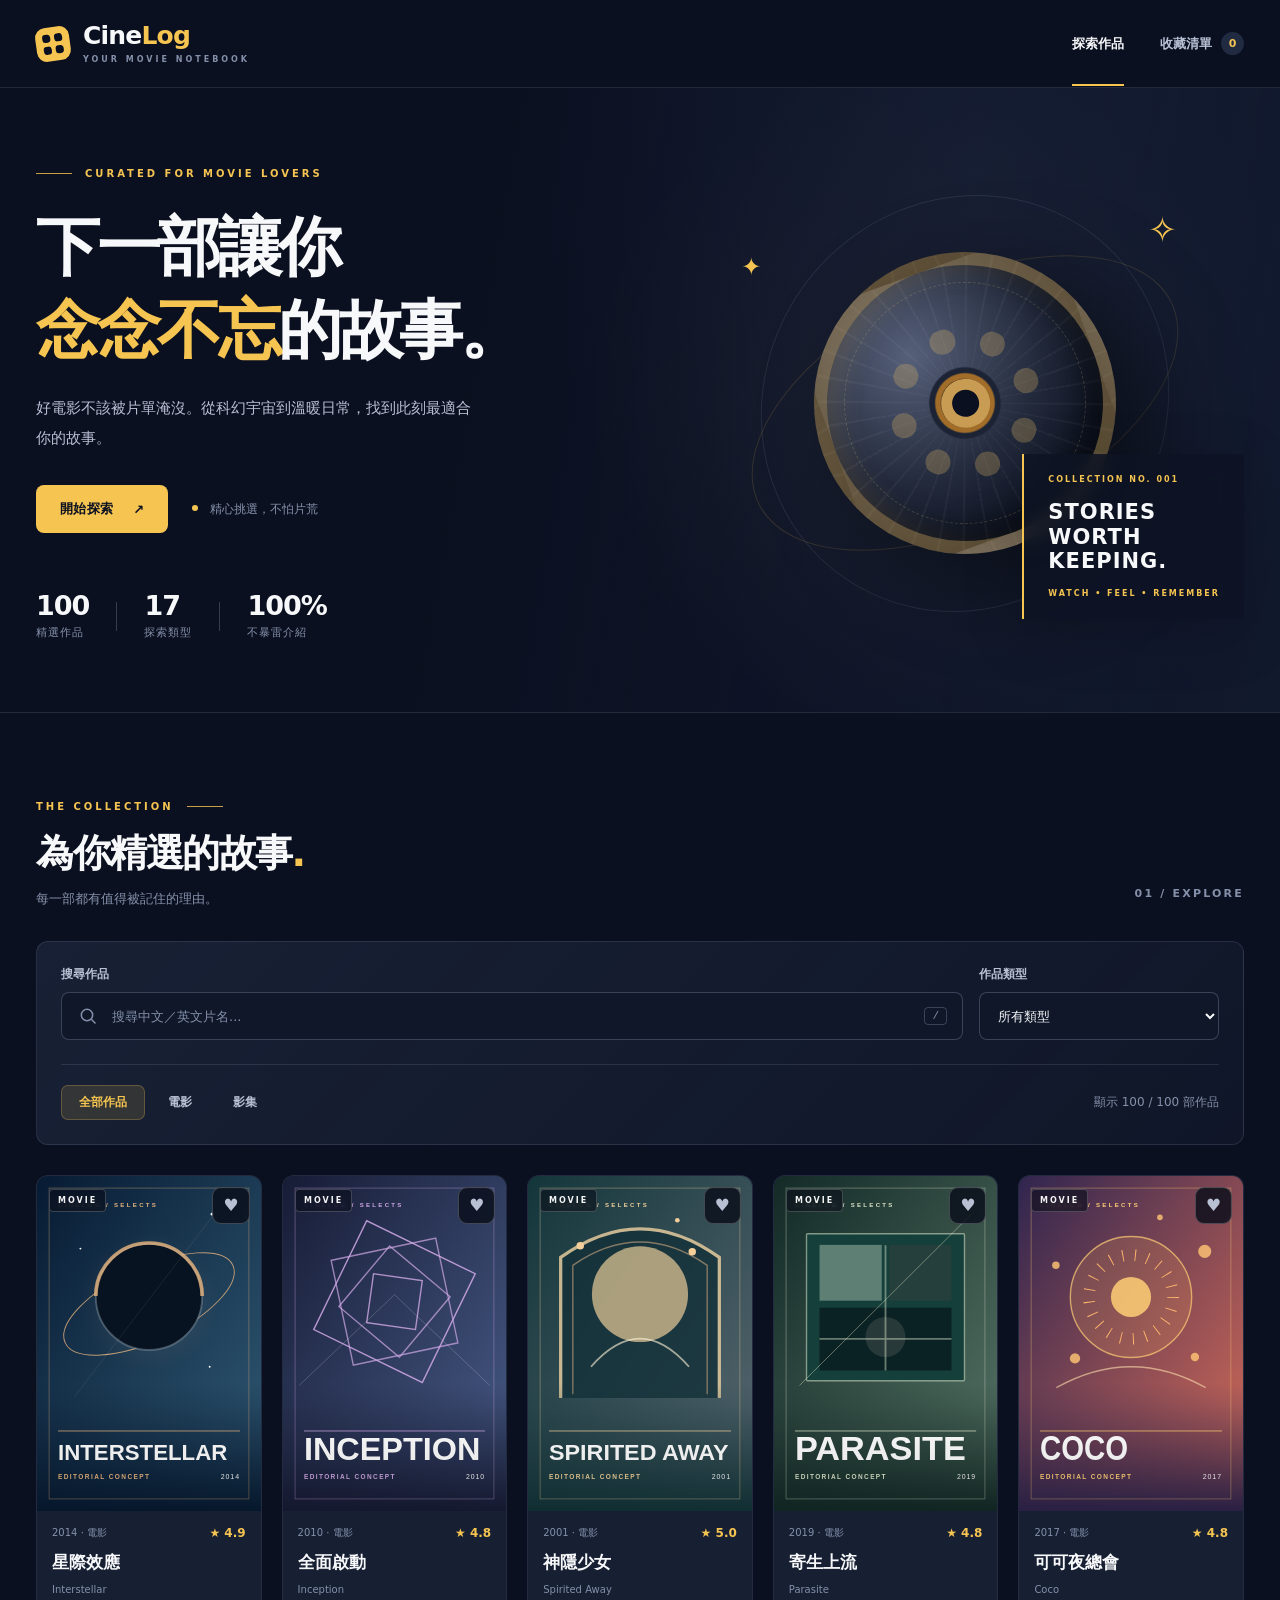
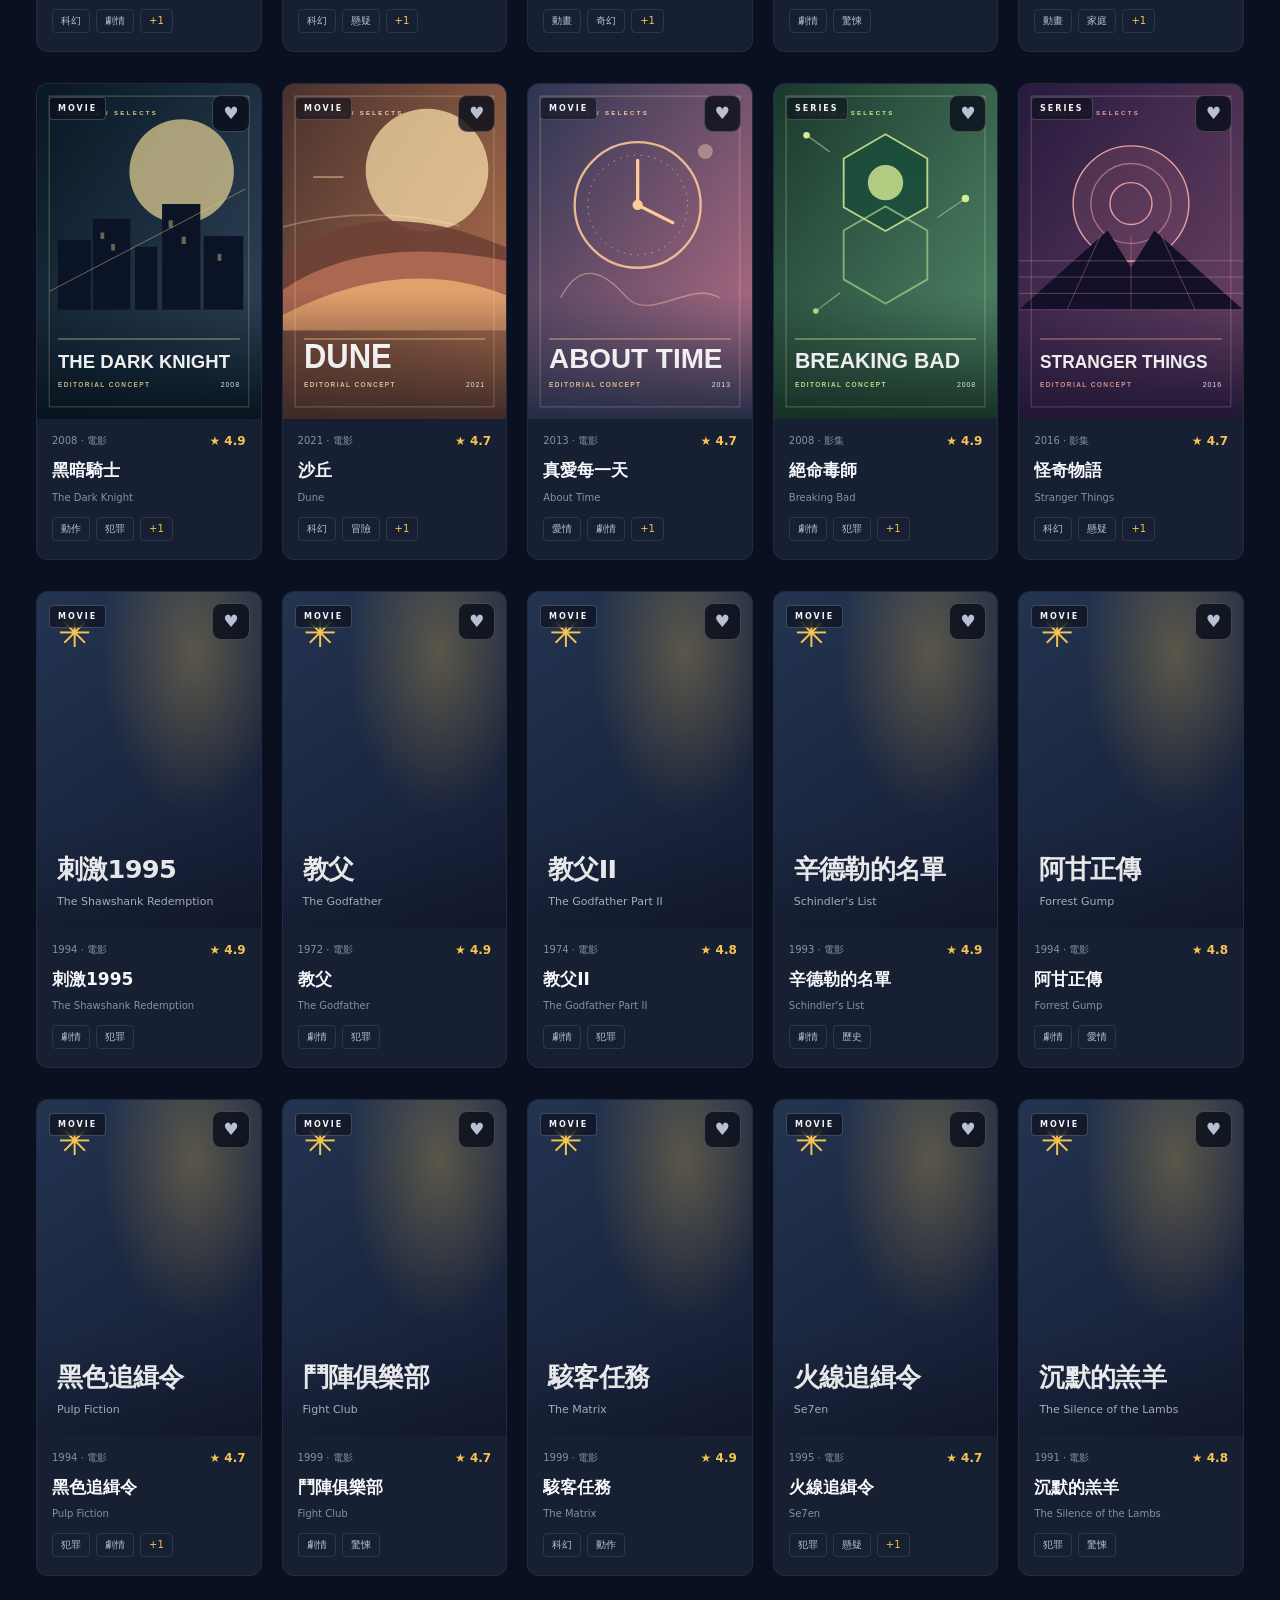
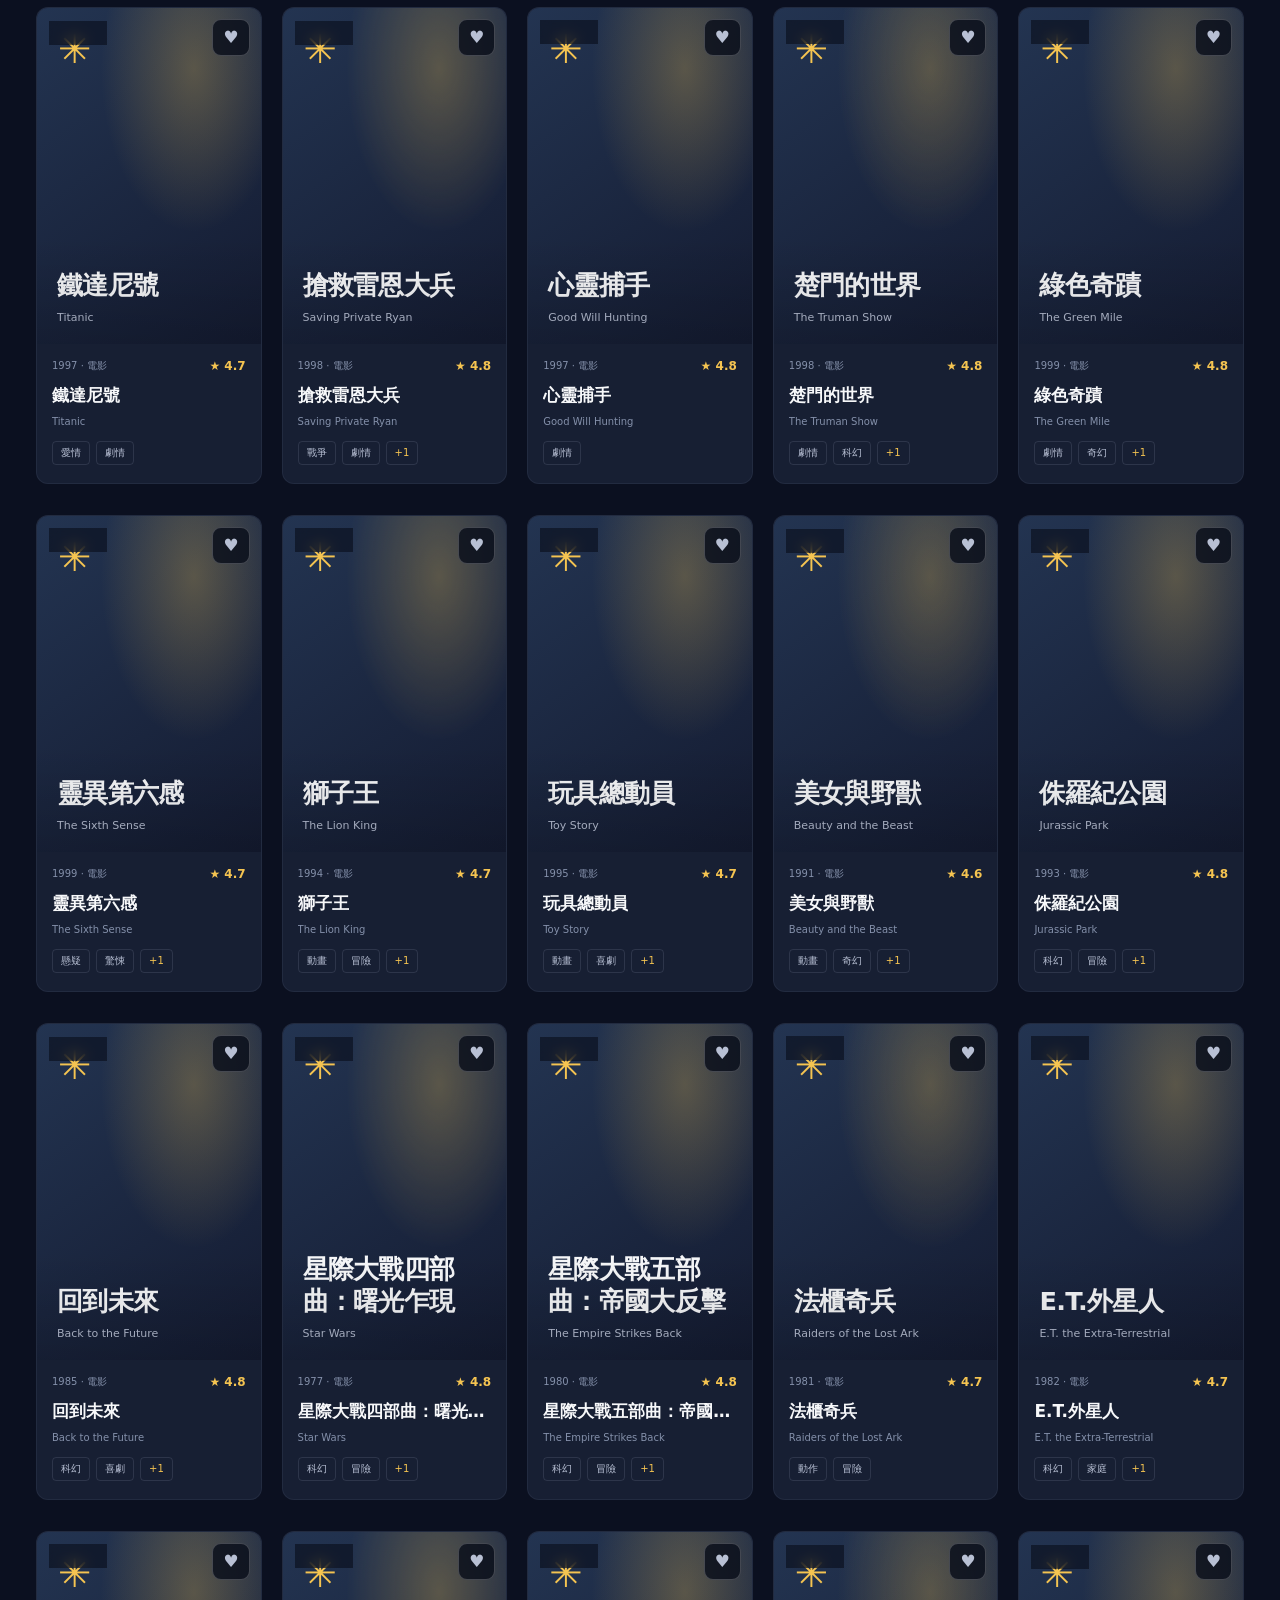
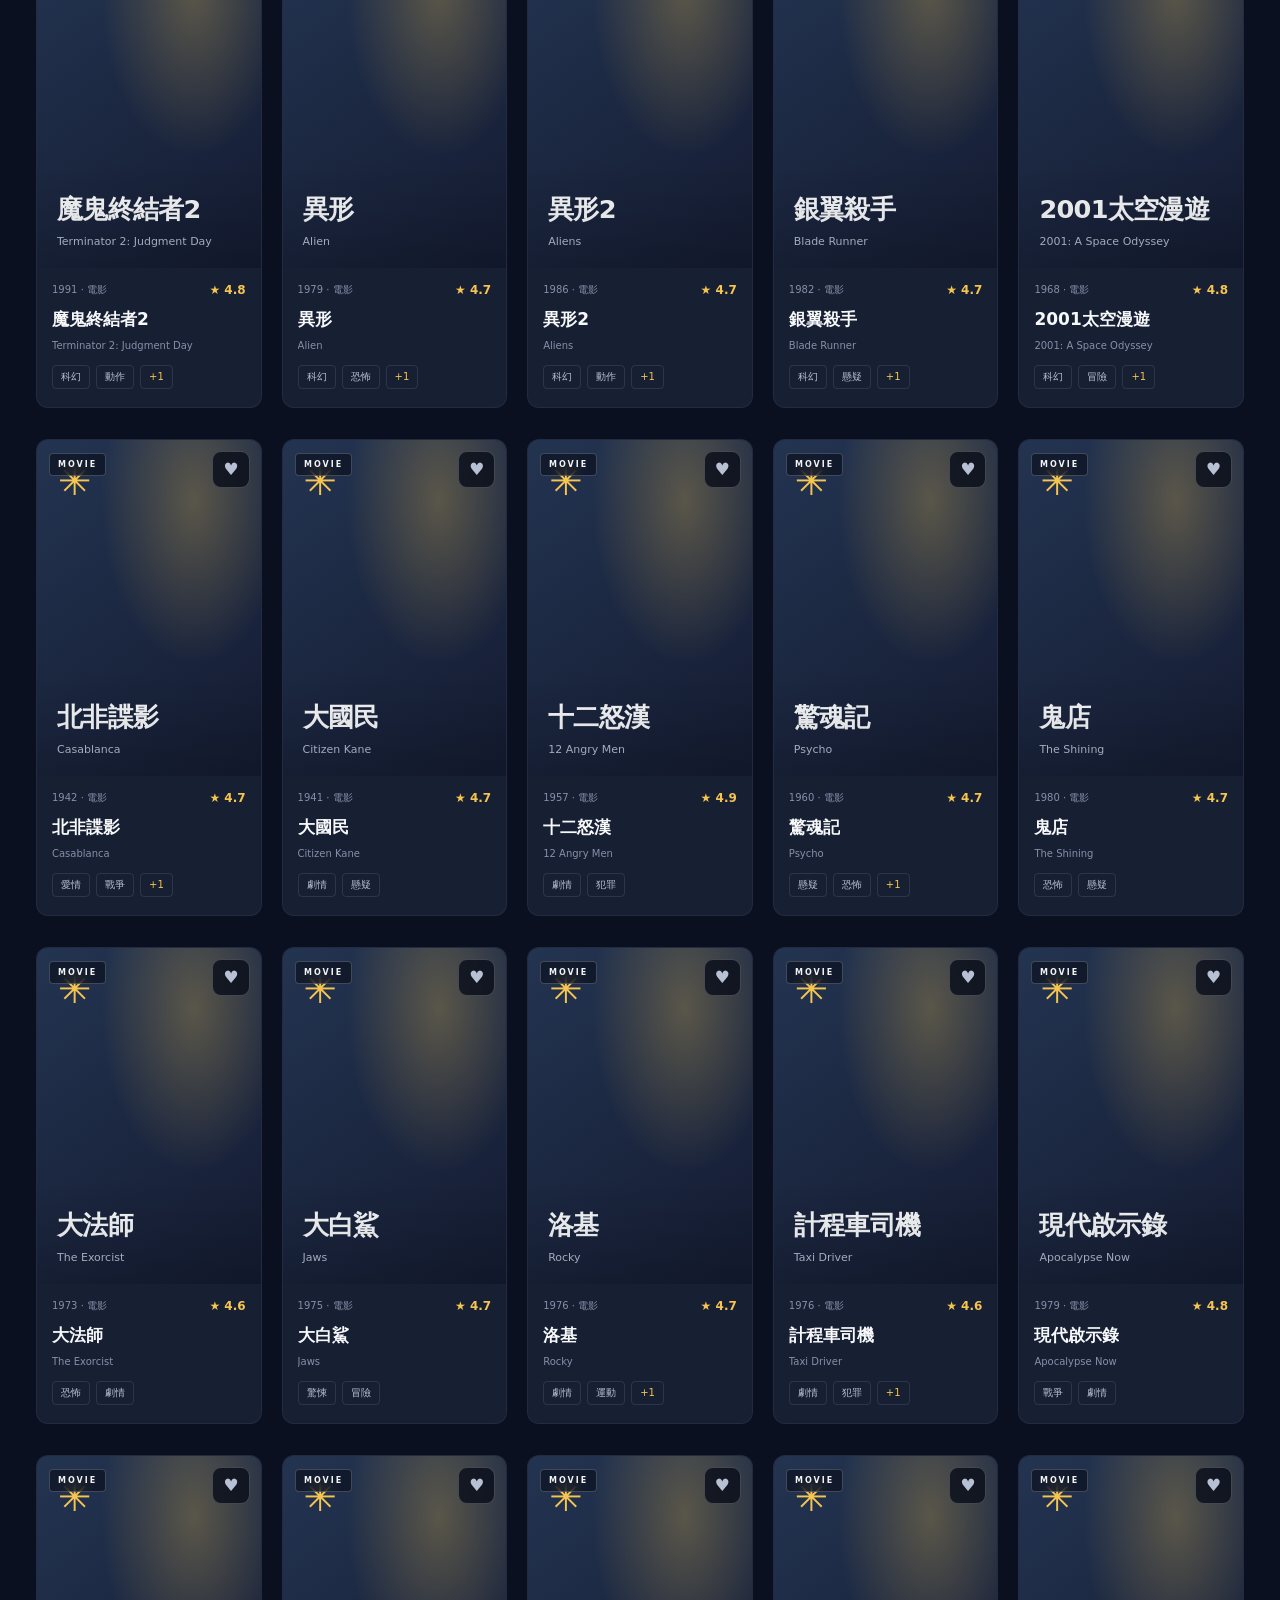
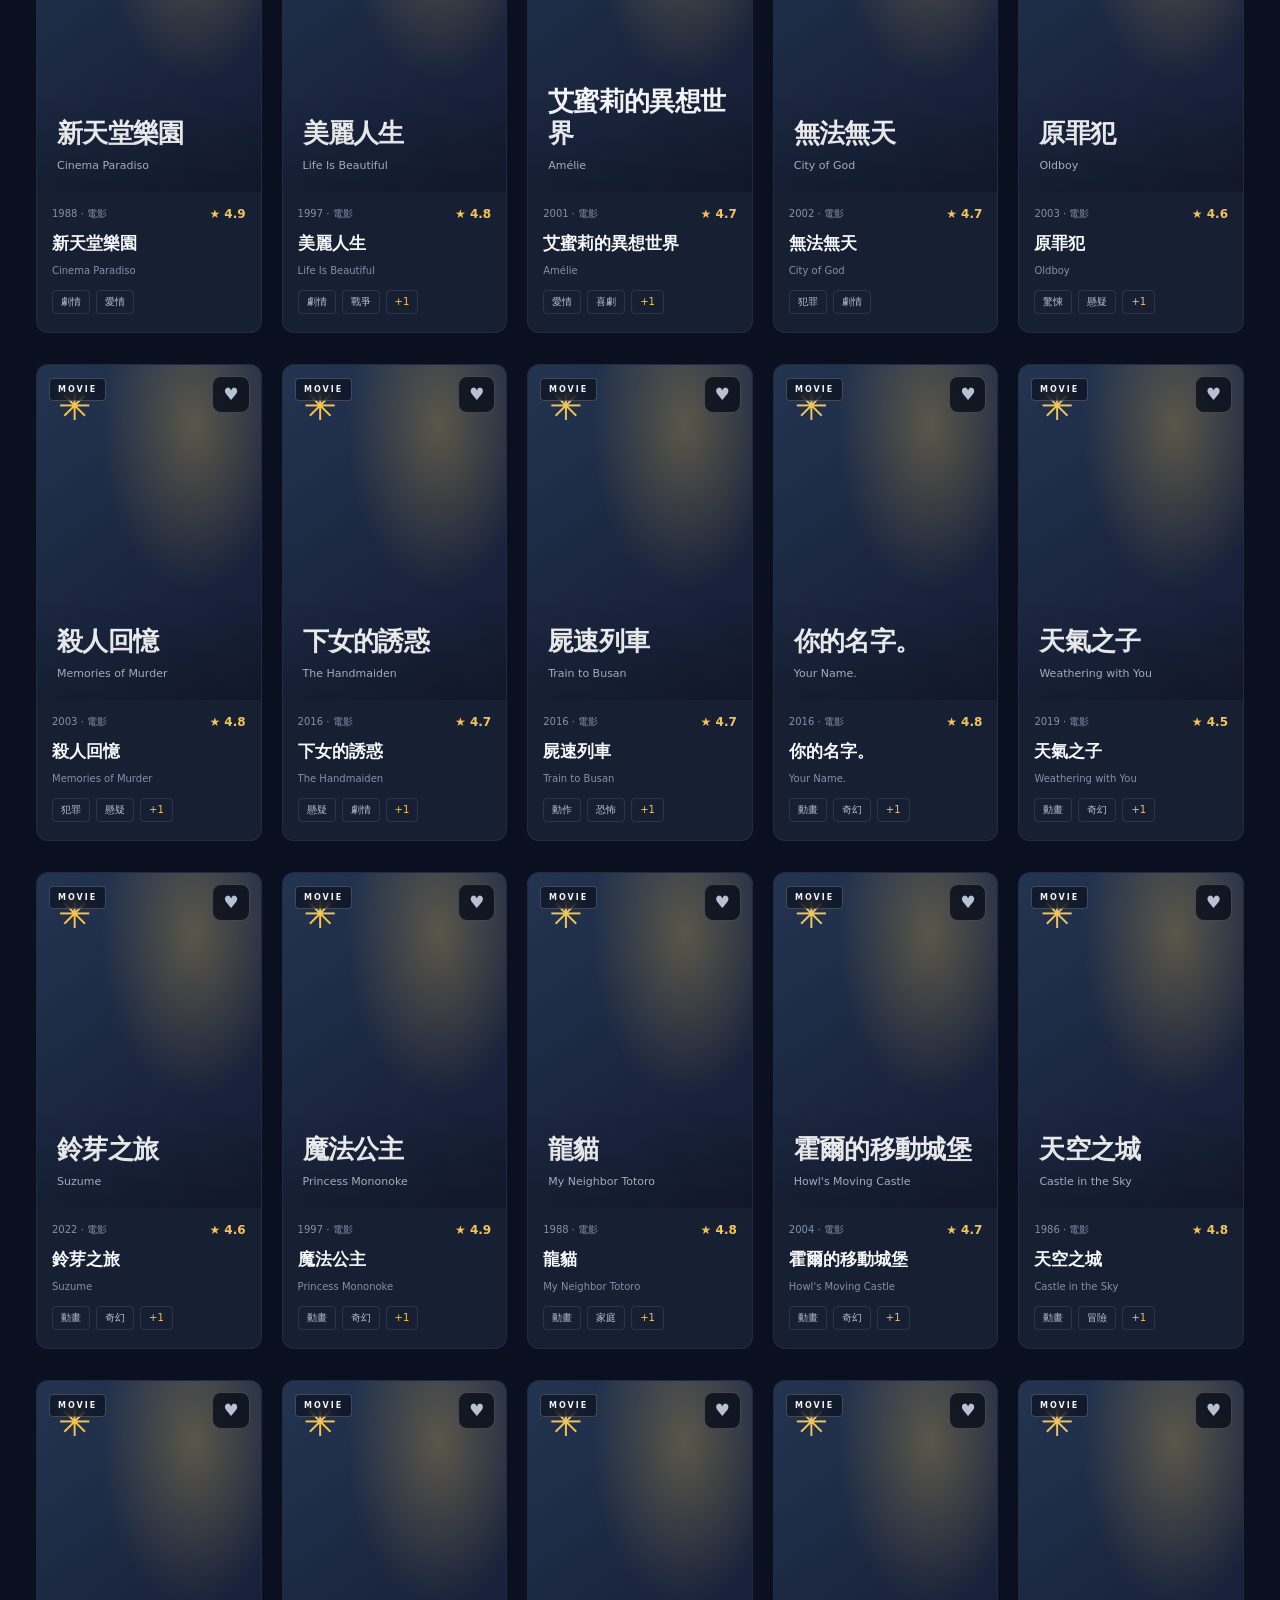
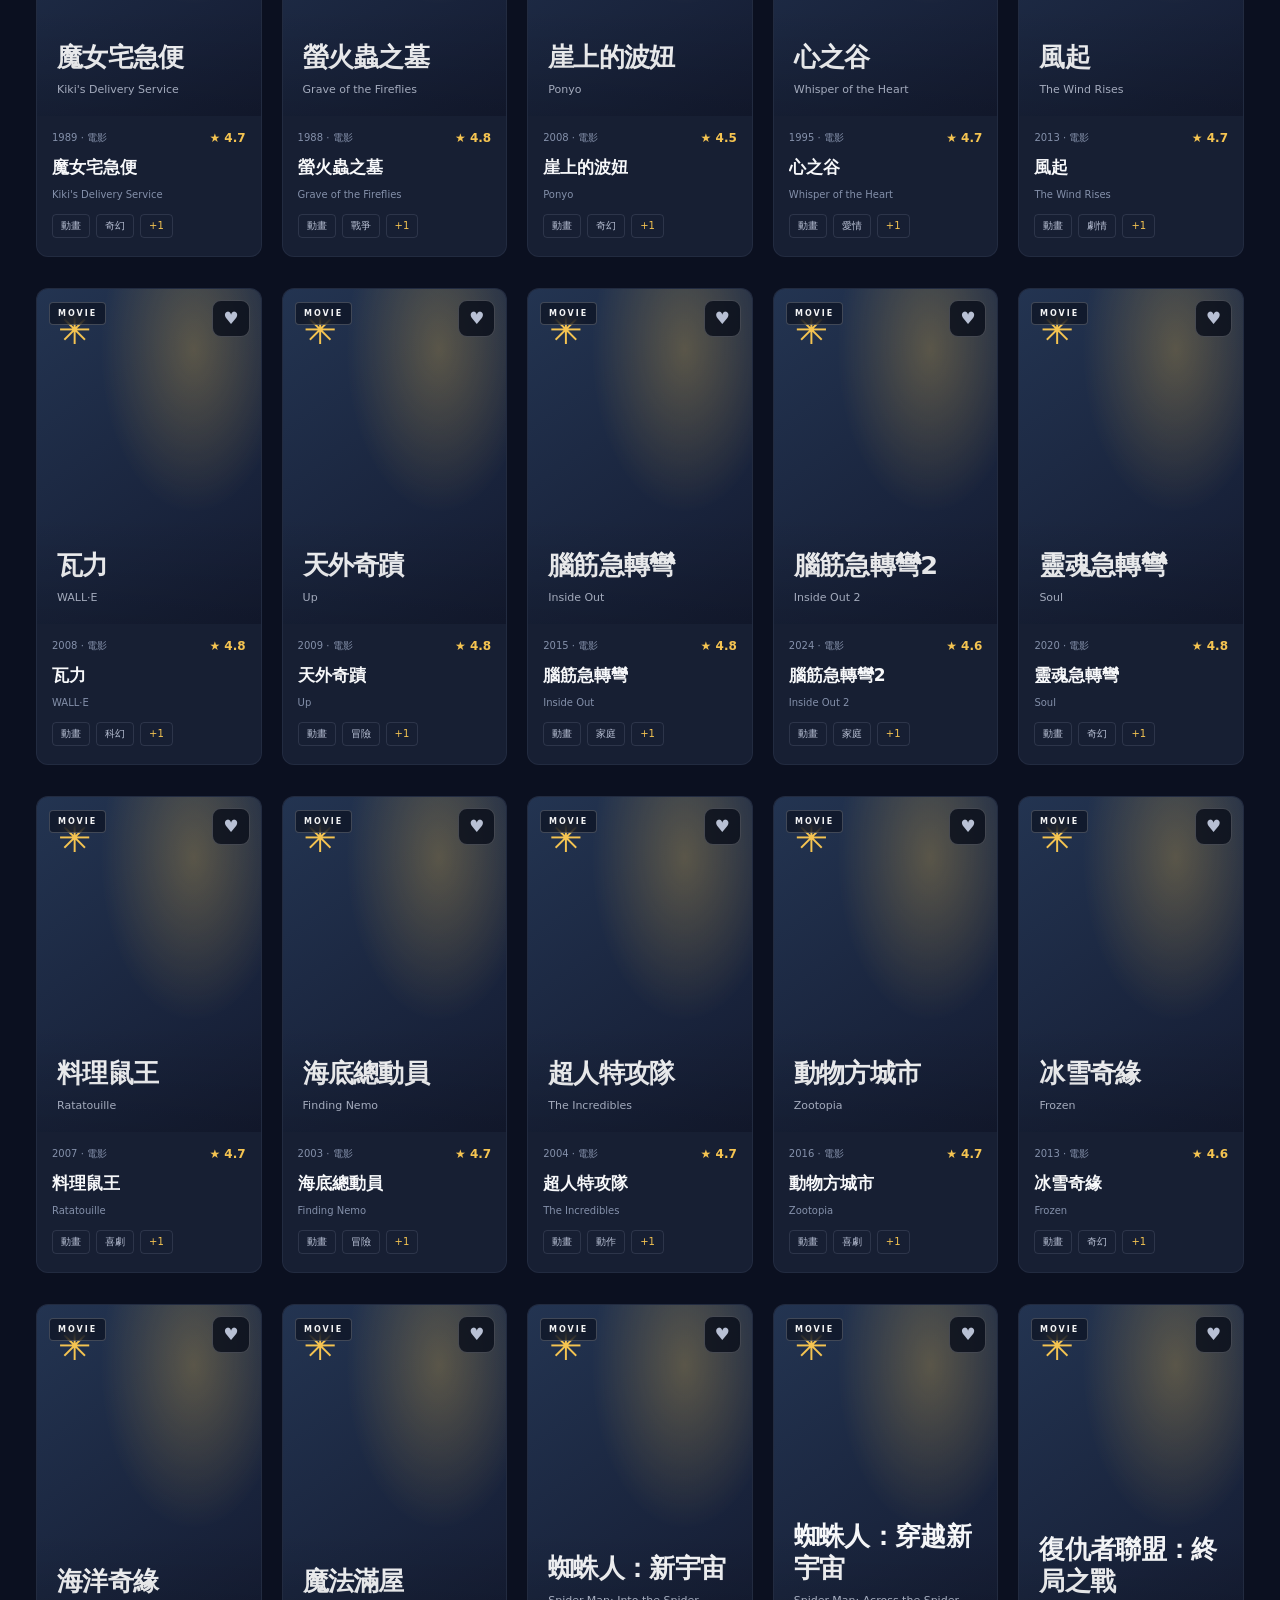
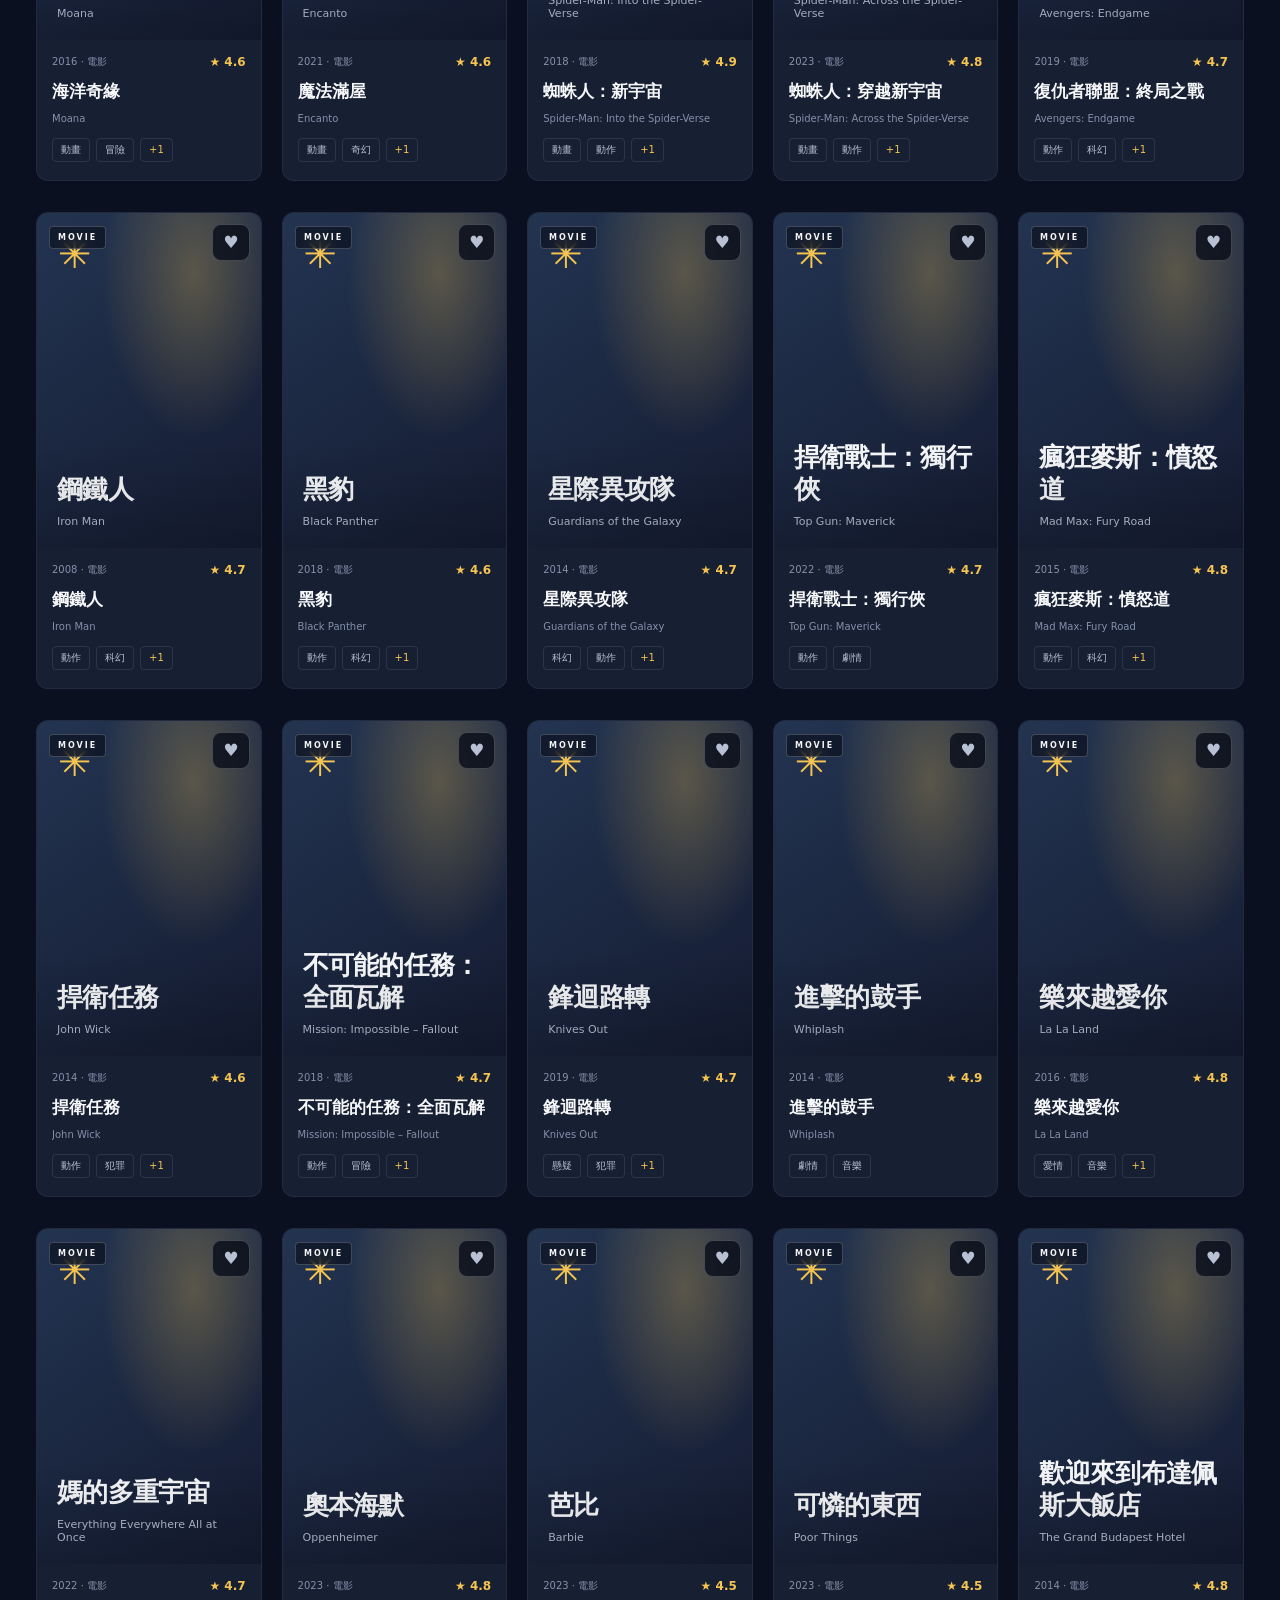
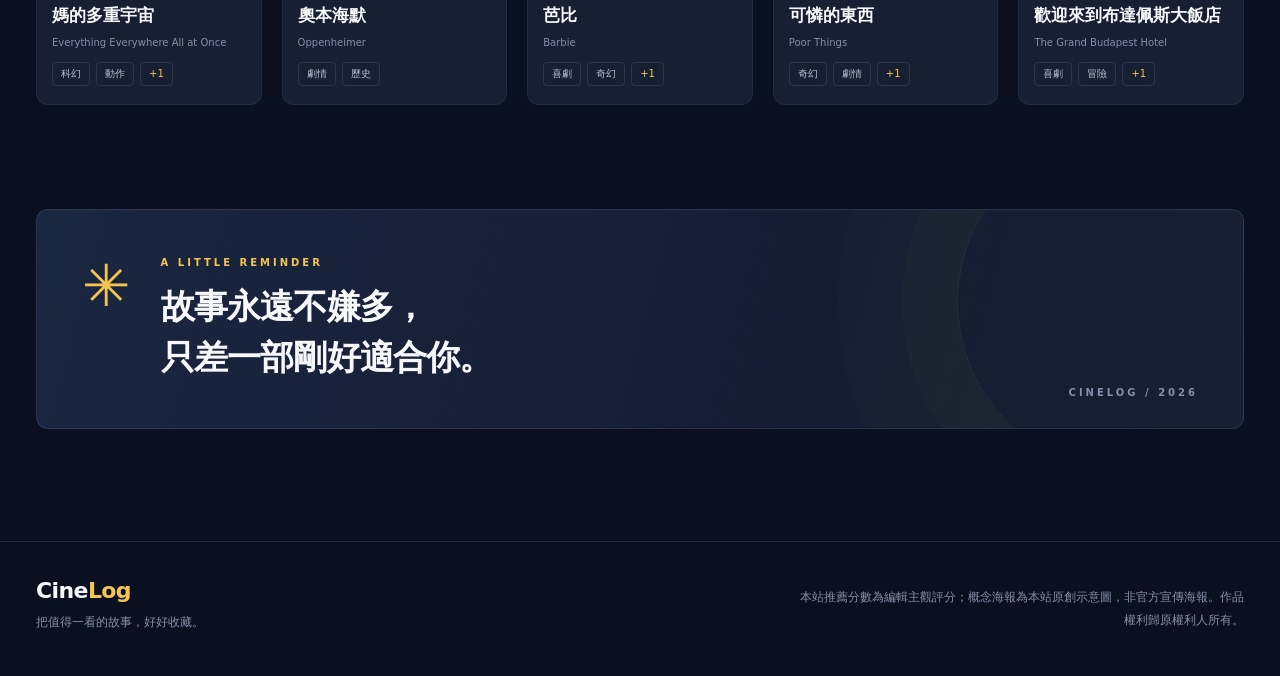
<file: index.html>
<!doctype html>
<html lang="zh-Hant">
  <head>
    <meta charset="UTF-8" />
    <meta name="viewport" content="width=device-width, initial-scale=1" />
    <meta name="theme-color" content="#0B1020" />
    <meta name="description" content="CineLog 為你精選電影與影集。依片名搜尋、依類型探索，收藏下一部想看的作品。" />
    <title>CineLog｜發現你的下一部好電影</title>
    <link rel="icon" type="image/svg+xml" href="./assets/favicon.svg" />
    <link rel="stylesheet" href="./css/style.css" />
    <script defer src="./js/startup.js"></script>
    <script type="module" src="./js/app.js"></script>
  </head>
  <body>
    <a class="skip-link" href="#main-content">跳到主要內容</a>
    <header class="site-header">
      <div class="site-container header-inner">
        <a class="brand" href="./index.html" aria-label="CineLog 首頁">
          <span class="brand-mark" aria-hidden="true"><span></span><span></span><span></span><span></span></span>
          <span>Cine<span class="brand-accent">Log</span><small>YOUR MOVIE NOTEBOOK</small></span>
        </a>
        <nav class="site-nav" aria-label="主要導覽">
          <a id="nav-explore" class="nav-link is-current" href="./index.html" aria-current="page">探索作品</a>
          <a id="nav-favorites" class="nav-link nav-favorites" href="./index.html#favorites">收藏清單 <span id="favorite-count" class="count-badge" aria-label="收藏數量">0</span></a>
        </nav>
      </div>
    </header>

    <main id="main-content">
      <section class="hero" aria-labelledby="hero-heading">
        <div class="site-container hero-inner">
          <div class="hero-copy">
            <p class="eyebrow"><span class="eyebrow-line"></span> CURATED FOR MOVIE LOVERS</p>
            <h1 id="hero-heading">下一部讓你<br /><em>念念不忘</em>的故事。</h1>
            <p class="hero-description">好電影不該被片單淹沒。從科幻宇宙到溫暖日常，找到此刻最適合你的故事。</p>
            <div class="hero-actions">
              <a class="button button-primary" href="#discover">開始探索 <span aria-hidden="true">↗</span></a>
              <span class="hero-hint"><span class="hint-dot"></span> 精心挑選，不怕片荒</span>
            </div>
            <div class="hero-stats" aria-label="網站作品資訊">
              <div><strong id="total-works">—</strong><span>精選作品</span></div>
              <span class="stat-divider" aria-hidden="true"></span>
              <div><strong id="total-genres">—</strong><span>探索類型</span></div>
              <span class="stat-divider" aria-hidden="true"></span>
              <div><strong>100%</strong><span>不暴雷介紹</span></div>
            </div>
          </div>
          <div class="hero-art" aria-hidden="true">
            <div class="hero-orbit hero-orbit-one"></div>
            <div class="hero-orbit hero-orbit-two"></div>
            <div class="hero-disc"><div class="hero-disc-center"></div></div>
            <div class="hero-art-caption"><span>COLLECTION NO. 001</span><strong>STORIES<br />WORTH<br />KEEPING.</strong><span>WATCH • FEEL • REMEMBER</span></div>
            <span class="hero-art-spark hero-art-spark-one">✦</span><span class="hero-art-spark hero-art-spark-two">✧</span>
          </div>
        </div>
      </section>

      <section id="discover" class="discover-section site-container" aria-labelledby="discover-heading">
        <div class="section-heading">
          <div>
            <p class="eyebrow section-eyebrow">THE COLLECTION <span class="eyebrow-line"></span></p>
            <h2 id="discover-heading">為你精選的故事<span class="gold-dot">.</span></h2>
            <p class="section-subtitle">每一部都有值得被記住的理由。</p>
          </div>
          <div class="collection-label" aria-hidden="true">01 / EXPLORE</div>
        </div>

        <div class="filter-panel" aria-label="搜尋及篩選作品">
          <div class="filter-top">
            <div class="search-group">
              <label for="search-input" class="field-label">搜尋作品</label>
              <div class="search-input-wrap">
                <svg aria-hidden="true" viewBox="0 0 24 24" width="20" height="20" fill="none" stroke="currentColor" stroke-width="1.8"><circle cx="10.8" cy="10.8" r="6.8"/><path d="m16 16 5 5"/></svg>
                <input id="search-input" type="search" name="search" placeholder="搜尋中文／英文片名..." autocomplete="off" />
                <kbd aria-hidden="true">/</kbd>
              </div>
            </div>
            <div class="genre-group">
              <label for="genre-select" class="field-label">作品類型</label>
              <select id="genre-select" name="genre" aria-label="選擇類型"><option value="">所有類型</option></select>
            </div>
          </div>
          <div class="filter-bottom">
            <div id="type-filters" class="type-filters" role="group" aria-label="作品形式">
              <button type="button" class="type-filter is-active" data-type="all" aria-pressed="true">全部作品</button>
              <button type="button" class="type-filter" data-type="movie" aria-pressed="false">電影</button>
              <button type="button" class="type-filter" data-type="series" aria-pressed="false">影集</button>
            </div>
            <p id="result-count" class="result-count" aria-live="polite">正在載入作品…</p>
          </div>
        </div>

        <div id="storage-notice" class="inline-notice" role="status" hidden></div>
        <div id="movie-grid" class="movie-grid" aria-live="off" aria-busy="true"></div>
        <div id="empty-state" class="empty-state" hidden>
          <div class="empty-illustration" aria-hidden="true">✦</div>
          <h3 id="empty-title">找不到符合條件的作品</h3>
          <p id="empty-description">試試其他片名或重新選擇類型。</p>
          <button id="reset-filters" class="button button-outline" type="button">清除篩選條件</button>
        </div>
        <div id="error-state" class="empty-state" hidden>
          <div class="empty-illustration" aria-hidden="true">!</div>
          <h3>作品資料載入失敗</h3>
          <p>目前無法取得作品清單，請確認網站連線並再試一次。</p>
          <button id="retry-load" class="button button-outline" type="button">重新載入</button>
        </div>
      </section>

      <section class="closing-note site-container" aria-label="關於推薦">
        <span class="closing-star" aria-hidden="true">✳</span>
        <div><p class="eyebrow">A LITTLE REMINDER</p><h2>故事永遠不嫌多，<br />只差一部剛好適合你。</h2></div>
        <span class="closing-number" aria-hidden="true">CINELOG / 2026</span>
      </section>
    </main>

    <footer class="site-footer">
      <div class="site-container footer-inner">
        <div><strong>Cine<span class="brand-accent">Log</span></strong><p>把值得一看的故事，好好收藏。</p></div>
        <p class="footer-disclaimer">本站推薦分數為編輯主觀評分；概念海報為本站原創示意圖，非官方宣傳海報。作品權利歸原權利人所有。</p>
      </div>
    </footer>
  </body>
</html>
</file>
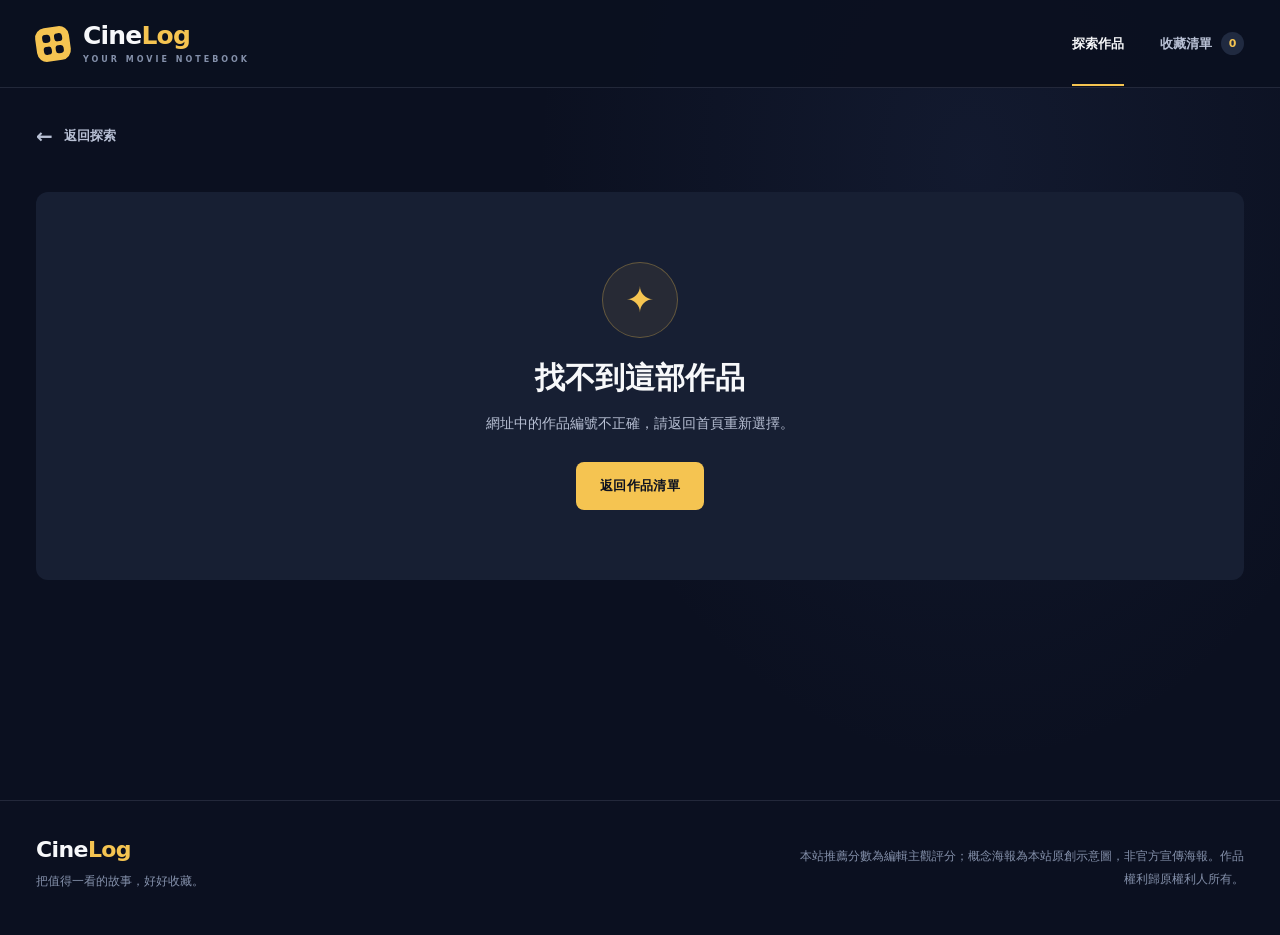
<file: movie.html>
<!doctype html>
<html lang="zh-Hant">
  <head>
    <meta charset="UTF-8" />
    <meta name="viewport" content="width=device-width, initial-scale=1" />
    <meta name="theme-color" content="#0B1020" />
    <meta name="description" content="在 CineLog 閱讀電影與影集的無暴雷介紹、推薦理由，收藏想看的作品。" />
    <title>作品介紹｜CineLog</title>
    <link rel="icon" type="image/svg+xml" href="./assets/favicon.svg" />
    <link rel="stylesheet" href="./css/style.css" />
    <script defer src="./js/startup.js"></script>
    <script type="module" src="./js/movie.js"></script>
  </head>
  <body>
    <a class="skip-link" href="#main-content">跳到主要內容</a>
    <header class="site-header">
      <div class="site-container header-inner">
        <a class="brand" href="./index.html" aria-label="CineLog 首頁">
          <span class="brand-mark" aria-hidden="true"><span></span><span></span><span></span><span></span></span>
          <span>Cine<span class="brand-accent">Log</span><small>YOUR MOVIE NOTEBOOK</small></span>
        </a>
        <nav class="site-nav" aria-label="主要導覽">
          <a class="nav-link is-current" href="./index.html">探索作品</a>
          <a class="nav-link nav-favorites" href="./index.html#favorites">收藏清單 <span id="favorite-count" class="count-badge">0</span></a>
        </nav>
      </div>
    </header>

    <main id="main-content" class="site-container detail-main">
      <a class="back-link" href="./index.html"><span aria-hidden="true">←</span> 返回探索</a>
      <div id="storage-notice" class="inline-notice" role="status" hidden></div>
      <div id="detail-root" aria-live="polite" aria-busy="true"><p class="loading-message">正在載入作品介紹…</p></div>
      <section id="related-section" class="related-section" aria-labelledby="related-heading" hidden>
        <div class="section-heading section-heading-small">
          <div><p class="eyebrow section-eyebrow">KEEP EXPLORING</p><h2 id="related-heading">你可能也喜歡<span class="gold-dot">.</span></h2></div>
          <a class="text-link" href="./index.html">探索更多 <span aria-hidden="true">↗</span></a>
        </div>
        <div id="related-grid" class="movie-grid related-grid"></div>
      </section>
    </main>

    <footer class="site-footer">
      <div class="site-container footer-inner">
        <div><strong>Cine<span class="brand-accent">Log</span></strong><p>把值得一看的故事，好好收藏。</p></div>
        <p class="footer-disclaimer">本站推薦分數為編輯主觀評分；概念海報為本站原創示意圖，非官方宣傳海報。作品權利歸原權利人所有。</p>
      </div>
    </footer>
  </body>
</html>
</file>
<file: css/style.css>
/* CineLog design system — AGENTS.md section 4 */
:root {
  color-scheme: dark;
  --bg: #0b1020;
  --surface: #171f33;
  --surface-2: #202a40;
  --gold: #f5c451;
  --text: #f7f8fa;
  --muted: #b8c0d4;
  --muted-2: #8490aa;
  --line: rgba(193, 202, 228, 0.13);
  --line-strong: rgba(193, 202, 228, 0.24);
  --radius-card: 12px;
  --radius-button: 8px;
  --shadow: 0 20px 60px rgba(0, 0, 0, 0.23);
  --container: 1260px;
  font-family: system-ui, "Noto Sans TC", -apple-system, BlinkMacSystemFont, "Segoe UI", sans-serif;
}

*, *::before, *::after { box-sizing: border-box; }
html { scroll-behavior: smooth; scroll-padding-top: 100px; }
body { margin: 0; background: var(--bg); color: var(--text); min-width: 280px; -webkit-font-smoothing: antialiased; }
body::before { content: ""; position: absolute; top: 0; right: 0; width: 60vw; height: 800px; z-index: -1; pointer-events: none; background: radial-gradient(ellipse at 60% 20%, rgba(68, 91, 147, .13), transparent 67%); }
a { color: inherit; text-decoration: none; }
button, input, select { font: inherit; }
button { cursor: pointer; }
img { display: block; max-width: 100%; }
[hidden] { display: none !important; }
:focus-visible { outline: 3px solid var(--gold); outline-offset: 4px; }
::selection { background: var(--gold); color: var(--bg); }
.site-container { width: min(calc(100% - 72px), var(--container)); margin-inline: auto; }
.skip-link { position: fixed; top: -100px; left: 16px; z-index: 999; padding: 12px 18px; border-radius: 8px; background: var(--gold); color: var(--bg); font-weight: 700; }
.skip-link:focus { top: 12px; }

/* Shared header and footer */
.site-header { position: relative; z-index: 5; height: 88px; border-bottom: 1px solid var(--line); background: rgba(11, 16, 32, .9); }
.header-inner { height: 100%; display: flex; justify-content: space-between; align-items: center; gap: 24px; }
.brand { display: inline-flex; align-items: center; gap: 13px; font-size: 25px; letter-spacing: -.8px; font-weight: 850; line-height: 1; }
.brand-accent { color: var(--gold); }
.brand small { display: block; margin-top: 8px; color: var(--muted-2); font-size: 8px; letter-spacing: 3px; font-weight: 700; }
.brand-mark { width: 34px; height: 34px; padding: 7px; background: var(--gold); color: var(--bg); border-radius: 10px; display: grid; grid-template-columns: 1fr 1fr; grid-template-rows: 1fr 1fr; gap: 4px; transform: rotate(-8deg); }
.brand-mark span { border-radius: 3px; background: var(--bg); }
.site-nav { display: flex; gap: 36px; align-items: center; }
.nav-link { padding-block: 32px; position: relative; font-size: 13px; font-weight: 700; color: var(--muted); white-space: nowrap; transition: color .2s ease; }
.nav-link:hover, .nav-link.is-current { color: var(--text); }
.nav-link.is-current::after { content: ""; position: absolute; left: 0; bottom: -1px; height: 2px; width: 100%; background: var(--gold); }
.nav-favorites { display: inline-flex; gap: 9px; align-items: center; }
.count-badge { display: inline-grid; place-items: center; min-width: 23px; height: 23px; border-radius: 100px; padding: 0 6px; background: var(--surface-2); font-size: 11px; color: var(--gold); }
.site-footer { border-top: 1px solid var(--line); margin-top: 112px; padding: 36px 0 42px; }
.footer-inner { display: flex; justify-content: space-between; gap: 32px; align-items: flex-start; }
.footer-inner strong { font-size: 22px; letter-spacing: -.6px; }
.footer-inner p { margin: 8px 0 0; font-size: 12px; color: var(--muted-2); line-height: 1.9; }
.footer-disclaimer { max-width: 450px; text-align: right; }

/* Hero */
.hero { position: relative; overflow: hidden; border-bottom: 1px solid var(--line); }
.hero::before { position: absolute; content: ""; inset: 0; z-index: -1; pointer-events: none; background: linear-gradient(100deg, rgba(11,16,32,0) 35%, rgba(26,38,65,.40)), radial-gradient(circle at 72% 50%, rgba(233,171,70,.05), transparent 35%); }
.hero-inner { min-height: 570px; display: grid; grid-template-columns: 1.05fr .95fr; align-items: center; gap: 32px; padding-block: 70px 64px; }
.hero-copy { position: relative; z-index: 2; padding: 8px 0; }
.eyebrow { display: flex; align-items: center; gap: 13px; margin: 0; font-size: 10px; color: var(--gold); letter-spacing: 3px; font-weight: 850; line-height: 1.5; }
.eyebrow-line { height: 1px; width: 36px; display: inline-block; background: var(--gold); opacity: .8; }
.hero h1 { margin: 25px 0 22px; font-size: clamp(43px, 5vw, 76px); line-height: 1.29; letter-spacing: -3.5px; font-weight: 850; }
.hero h1 em { color: var(--gold); font-style: normal; }
.hero-description { color: var(--muted); font-size: 15px; line-height: 2; max-width: 440px; margin: 0; }
.hero-actions { display: flex; gap: 24px; align-items: center; margin-top: 32px; flex-wrap: wrap; }
.button { display: inline-flex; gap: 20px; align-items: center; justify-content: center; min-height: 48px; padding: 12px 23px; border-radius: var(--radius-button); font-size: 13px; font-weight: 800; letter-spacing: .3px; border: 1px solid transparent; transition: transform .2s ease, background .2s ease, border-color .2s ease; }
.button:hover { transform: translateY(-2px); }
.button-primary { background: var(--gold); color: var(--bg); }
.button-primary:hover { background: #ffdb78; }
.button-outline { color: var(--text); background: transparent; border-color: var(--line-strong); }
.button-outline:hover { border-color: var(--gold); }
.hero-hint { color: var(--muted-2); font-size: 12px; white-space: nowrap; }
.hint-dot { display: inline-block; height: 6px; width: 6px; background: var(--gold); border-radius: 50%; margin-right: 8px; vertical-align: 2px; }
.hero-stats { display: flex; align-items: center; gap: 27px; margin-top: 59px; }
.hero-stats div { display: flex; flex-direction: column; gap: 6px; }
.hero-stats strong { color: var(--text); font-size: 27px; line-height: 1; letter-spacing: -1px; font-weight: 800; }
.hero-stats span:not(.stat-divider) { color: var(--muted-2); font-size: 11px; letter-spacing: 1px; }
.hero-stats .stat-divider { height: 29px; width: 1px; background: var(--line-strong); }

.hero-art { position: relative; width: 100%; height: 470px; isolation: isolate; display: grid; place-items: center; }
.hero-art::before { content: ""; position: absolute; inset: 0; z-index: -2; background: radial-gradient(ellipse at center, rgba(231, 182, 72, .15), rgba(23,31,51,.2) 35%, transparent 68%); }
.hero-orbit { position: absolute; border: 1px solid rgba(245,196,81,.15); border-radius: 50%; transform: rotate(-26deg); }
.hero-orbit-one { width: 460px; height: 240px; }
.hero-orbit-two { width: 400px; height: 425px; border-color: rgba(197,211,242,.1); transform: rotate(35deg); }
.hero-disc { position: absolute; width: 302px; aspect-ratio: 1; border-radius: 50%; transform: rotate(-20deg); box-shadow: 28px 40px 95px rgba(0,0,0,.48), inset -15px -13px 32px rgba(0,0,0,.42), inset 10px 8px 25px rgba(255,210,117,.15); background: radial-gradient(circle at 50% 50%, #0b1020 0 12%, #a16d29 12.6% 15%, #1b2334 15.6% 18%, transparent 18.6%), repeating-conic-gradient(from 0deg, rgba(255,255,255,.045) 0deg 1deg, transparent 1deg 10deg), radial-gradient(circle at 37% 27%, #566079, #232a3c 48%, #0e1423 77%); border: 13px solid rgba(222,175,84,.37); }
.hero-disc::before { content: ""; position: absolute; inset: 17px; border: 1px dashed rgba(255,218,142,.18); border-radius: 50%; }
.hero-disc::after { content: ""; position: absolute; inset: 61px; border: 25px dotted rgba(225,183,103,.28); border-radius: 50%; }
.hero-disc-center { position: absolute; width: 49px; height: 49px; top: calc(50% - 24.5px); left: calc(50% - 24.5px); border: 11px solid #c89d53; border-radius: 50%; background: var(--bg); z-index: 1; }
.hero-art-caption { position: absolute; right: 0; bottom: 4%; z-index: 2; display: flex; flex-direction: column; gap: 16px; padding: 21px 24px; border-left: 2px solid var(--gold); background: rgba(13,19,35,.8); backdrop-filter: blur(9px); box-shadow: 0 15px 60px rgba(0,0,0,.2); }
.hero-art-caption span { color: var(--gold); letter-spacing: 2px; font-weight: 800; font-size: 8px; }
.hero-art-caption strong { font-size: 21px; line-height: 1.16; letter-spacing: 1px; }
.hero-art-spark { position: absolute; color: var(--gold); z-index: 2; }
.hero-art-spark-one { left: 10%; top: 18%; font-size: 24px; }
.hero-art-spark-two { right: 12%; top: 9%; font-size: 35px; }

/* Collection overview */
.discover-section { padding-top: 86px; }
.section-heading { display: flex; justify-content: space-between; align-items: end; gap: 24px; margin-bottom: 33px; }
.section-eyebrow { margin-bottom: 14px; }
.section-heading h2 { font-size: clamp(29px, 3vw, 42px); margin: 0; line-height: 1.3; letter-spacing: -1.5px; }
.gold-dot { color: var(--gold); }
.section-subtitle { color: var(--muted-2); font-size: 13px; margin: 12px 0 0; }
.collection-label { color: var(--muted-2); font-size: 11px; letter-spacing: 2.2px; font-weight: 700; margin-bottom: 8px; }
.filter-panel { padding: 24px; border: 1px solid var(--line); border-radius: var(--radius-card); background: linear-gradient(135deg, rgba(29,39,61,.72), rgba(23,31,51,.45)); }
.filter-top { display: flex; align-items: end; gap: 16px; }
.search-group { flex: 1; min-width: 0; }
.genre-group { width: 240px; flex-shrink: 0; }
.field-label { display: block; color: var(--muted); margin-bottom: 9px; font-size: 12px; font-weight: 700; }
.search-input-wrap { position: relative; display: flex; align-items: center; }
.search-input-wrap svg { position: absolute; left: 17px; color: var(--muted-2); pointer-events: none; }
.search-input-wrap input { padding: 0 55px 0 50px; width: 100%; }
.search-input-wrap kbd { position: absolute; right: 16px; top: 50%; transform: translateY(-50%); border: 1px solid var(--line-strong); border-radius: 4px; color: var(--muted-2); padding: 2px 7px; font-size: 11px; pointer-events: none; }
input[type="search"], select { width: 100%; height: 48px; border: 1px solid var(--line-strong); border-radius: var(--radius-button); background: #0f1729; color: var(--text); font-size: 13px; outline: none; }
input[type="search"]::placeholder { color: var(--muted-2); }
input[type="search"]:focus, select:focus { border-color: var(--gold); box-shadow: 0 0 0 3px rgba(245,196,81,.1); }
select { padding: 0 14px; cursor: pointer; }
select option { background: var(--surface); }
.filter-bottom { border-top: 1px solid var(--line); display: flex; align-items: center; justify-content: space-between; gap: 24px; margin-top: 24px; padding-top: 20px; }
.type-filters { display: flex; align-items: center; gap: 5px; }
.type-filter { padding: 8px 17px; background: transparent; color: var(--muted); border: 1px solid transparent; font-size: 12px; border-radius: 7px; font-weight: 700; transition: .2s ease; }
.type-filter:hover { color: var(--text); background: rgba(255,255,255,.04); }
.type-filter.is-active { background: rgba(245,196,81,.13); color: var(--gold); border-color: rgba(245,196,81,.25); }
.result-count { margin: 0; white-space: nowrap; color: var(--muted-2); font-size: 12px; }
.inline-notice { background: rgba(245,196,81,.09); color: #f8d88b; border: 1px solid rgba(245,196,81,.27); border-radius: 8px; padding: 14px 16px; font-size: 13px; margin-top: 20px; }

/* Shared cards */
.movie-grid { display: grid; grid-template-columns: repeat(5, minmax(0,1fr)); column-gap: 20px; row-gap: 31px; margin-top: 30px; }
.movie-card { position: relative; min-width: 0; border-radius: var(--radius-card); background: var(--surface); border: 1px solid rgba(193,202,228,.065); overflow: hidden; transition: transform .25s ease, box-shadow .25s ease, border-color .25s ease; }
.movie-card:hover { transform: translateY(-5px); box-shadow: var(--shadow); border-color: rgba(245,196,81,.25); }
.movie-card-poster-link { display: block; position: relative; overflow: hidden; }
.poster { position: relative; width: 100%; aspect-ratio: 2 / 3; background: #19233c; overflow: hidden; }
.poster::after { position: absolute; content: ""; inset: 0; background: linear-gradient(to bottom, transparent 68%, rgba(0,0,0,.15)); pointer-events: none; }
.poster-image { width: 100%; height: 100%; object-fit: cover; transition: transform .4s ease; }
.movie-card:hover .poster-image { transform: scale(1.045); }
.poster-placeholder { width: 100%; height: 100%; padding: 20px; background: radial-gradient(ellipse at 70% 18%, rgba(245,196,81,.28), transparent 42%), linear-gradient(145deg,#233451,#141b31); display: flex; align-items: start; flex-direction: column; justify-content: end; gap: 9px; }
.poster-placeholder-symbol { position: absolute; left: 21px; top: 18px; color: var(--gold); font-size: 40px; }
.poster-placeholder-title { font-size: clamp(20px, 2vw, 31px); line-height: 1.25; letter-spacing: -.7px; }
.poster-placeholder-original { color: var(--muted); font-size: 11px; }
.poster-tag { position: absolute; top: 13px; left: 12px; z-index: 1; color: rgba(255,255,255,.95); letter-spacing: 2px; font-weight: 800; font-size: 8px; padding: 6px 8px; background: rgba(8,12,23,.58); border: 1px solid rgba(255,255,255,.2); backdrop-filter: blur(6px); border-radius: 4px; }
.favorite-button { display: inline-flex; justify-content: center; align-items: center; gap: 11px; min-width: 37px; height: 37px; padding: 6px 10px; border: 1px solid rgba(255,255,255,.21); border-radius: 9px; background: rgba(9, 14, 26, .82); color: white; transition: color .2s ease, background .2s ease, border-color .2s ease, transform .2s ease; }
.favorite-button:hover { background: rgba(34, 44, 64, .98); transform: scale(1.04); }
.favorite-button .heart-icon { color: var(--muted); font-size: 17px; line-height: 1; }
.favorite-button.is-saved { background: rgba(245,196,81,.95); border-color: var(--gold); color: var(--bg); }
.favorite-button.is-saved .heart-icon { color: var(--bg); }
.favorite-button-card { position: absolute; z-index: 2; right: 11px; top: 11px; }
.movie-card-content { padding: 15px 15px 18px; }
.movie-card-meta { display: flex; align-items: center; justify-content: space-between; gap: 8px; color: var(--muted-2); font-size: 10px; margin-bottom: 10px; }
.score-mini { white-space: nowrap; color: var(--gold); font-weight: 800; font-size: 12px; }
.movie-card-title-link { display: inline-block; max-width: 100%; }
.movie-card-title-link:hover h3 { color: var(--gold); }
.movie-card-title { font-size: 17px; line-height: 1.45; font-weight: 800; margin: 0; white-space: nowrap; overflow: hidden; text-overflow: ellipsis; transition: color .2s ease; }
.movie-card-original { color: var(--muted-2); margin: 5px 0 14px; font-size: 10px; white-space: nowrap; overflow: hidden; text-overflow: ellipsis; }
.genre-pills { display: flex; gap: 6px; flex-wrap: wrap; }
.genre-pill { display: inline-block; white-space: nowrap; padding: 5px 8px; border-radius: 4px; border: 1px solid var(--line); color: var(--muted); font-size: 10px; line-height: 1.2; }
.genre-pill-more { color: var(--gold); }
.empty-state { text-align: center; display: flex; flex-direction: column; align-items: center; padding: 75px 24px; margin-top: 24px; background: var(--surface); border: 1px dashed var(--line-strong); border-radius: var(--radius-card); }
.empty-illustration { display: grid; place-items: center; width: 76px; height: 76px; border: 1px solid rgba(245,196,81,.3); background: rgba(245,196,81,.07); color: var(--gold); border-radius: 50%; margin-bottom: 20px; font-size: 35px; }
.empty-state h3 { margin: 0 0 10px; font-size: 23px; }
.empty-state p { color: var(--muted); margin: 0 0 26px; font-size: 13px; line-height: 1.8; }

/* Closing strip */
.closing-note { position: relative; min-height: 220px; padding: 30px 45px; margin-top: 104px; border: 1px solid var(--line); border-radius: var(--radius-card); display: flex; align-items: center; gap: 30px; background: linear-gradient(105deg, #1a2740, #141d32 65%, #171f32); overflow: hidden; }
.closing-note::after { content: ""; position: absolute; width: 340px; height: 340px; border-radius: 50%; border: 1px solid rgba(245,196,81,.09); box-shadow: 0 0 0 55px rgba(245,196,81,.018), 0 0 0 120px rgba(245,196,81,.01); right: -54px; top: -78px; pointer-events: none; }
.closing-star { color: var(--gold); font-size: 58px; align-self: flex-start; margin-top: 12px; }
.closing-note h2 { font-size: clamp(23px, 2.7vw, 34px); line-height: 1.5; margin: 11px 0 0; letter-spacing: -.8px; }
.closing-number { color: var(--muted-2); font-size: 10px; font-weight: 800; letter-spacing: 3px; align-self: end; margin-left: auto; white-space: nowrap; }

/* Detail page */
.detail-main { min-height: 600px; }
.back-link { display: inline-flex; align-items: center; gap: 11px; margin: 36px 0 44px; color: var(--muted); font-weight: 700; font-size: 13px; }
.back-link:hover, .text-link:hover { color: var(--gold); }
.back-link span { font-size: 20px; }
.loading-message { color: var(--muted); padding: 60px 0; }
.detail-layout { display: grid; grid-template-columns: minmax(270px, 385px) minmax(0,1fr); align-items: start; gap: clamp(40px, 7.5vw, 115px); }
.poster-large { border: 1px solid var(--line); border-radius: 14px; box-shadow: 0 30px 90px rgba(0,0,0,.35); }
.poster-credit { font-size: 9px; letter-spacing: 1.3px; text-align: center; color: var(--muted-2); margin-top: 18px; }
.detail-content { padding-top: 12px; }
.detail-eyebrow { font-size: 11px; }
.detail-title { font-size: clamp(44px, 4.4vw, 66px); margin: 16px 0 5px; letter-spacing: -2.5px; line-height: 1.2; }
.detail-original { color: var(--muted); font-size: clamp(17px, 2.2vw, 24px); margin: 0; font-weight: 400; letter-spacing: .2px; }
.detail-meta { display: flex; align-items: center; gap: 11px; color: var(--muted); font-size: 13px; margin-top: 26px; margin-bottom: 16px; }
.meta-separator { color: var(--gold); }
.detail-content .genre-pill { font-size: 12px; padding: 7px 12px; }
.detail-score-panel { display: flex; justify-content: space-between; align-items: center; gap: 16px; max-width: 475px; margin: 31px 0 35px; padding: 18px 22px; border-radius: var(--radius-card); background: linear-gradient(130deg, #212d42, #182338); border: 1px solid var(--line); }
.detail-score-label { color: var(--muted); font-size: 12px; }
.detail-score-number { margin-top: 4px; display: flex; align-items: baseline; gap: 9px; }
.detail-score-number strong { font-size: 37px; font-weight: 850; color: var(--gold); line-height: 1.15; }
.detail-score-number span { font-size: 12px; color: var(--muted-2); }
.score-stars { color: var(--gold); letter-spacing: 2px; font-size: 18px; }
.detail-section { max-width: 660px; margin-top: 29px; }
.detail-section h2 { margin: 0 0 12px; font-size: 21px; letter-spacing: -.6px; }
.detail-section p:not(.eyebrow) { color: var(--muted); font-size: 14px; line-height: 2.05; margin: 0; }
.detail-recommendation { border-left: 2px solid var(--gold); padding: 8px 0 8px 21px; background: linear-gradient(90deg, rgba(245,196,81,.045), transparent 75%); }
.detail-recommendation .eyebrow { margin-bottom: 8px; font-size: 9px; }
.detail-recommendation h2 { margin-bottom: 8px; }
.detail-actions { display: flex; align-items: center; gap: 14px; flex-wrap: wrap; margin-top: 31px; }
.favorite-button-large { min-width: 155px; height: 48px; padding: 12px 18px; color: var(--gold); border-color: rgba(245,196,81,.35); border-radius: var(--radius-button); background: rgba(245,196,81,.09); font-weight: 800; font-size: 13px; }
.favorite-button-large .heart-icon { color: var(--gold); }
.favorite-button-large:hover { transform: translateY(-2px); background: rgba(245,196,81,.18); }
.favorite-button-large.is-saved { background: var(--gold); color: var(--bg); }
.related-section { margin-top: 115px; }
.section-heading-small h2 { font-size: 29px; }
.text-link { color: var(--muted); font-size: 12px; font-weight: 800; }
.related-grid { grid-template-columns: repeat(4, minmax(0, 1fr)); }
.detail-error { background: var(--surface); border-radius: 12px; padding: 70px 22px; text-align: center; display: flex; flex-direction: column; align-items: center; }
.detail-error h1 { font-size: 30px; margin: 0 0 11px; }
.detail-error p { color: var(--muted); font-size: 14px; line-height: 1.9; margin: 0 0 25px; }

@media (max-width: 1180px) {
  .movie-grid { grid-template-columns: repeat(4, minmax(0,1fr)); }
  .hero-inner { grid-template-columns: 1.05fr .95fr; }
  .hero-art { transform: scale(.87); transform-origin: center right; }
}
@media (max-width: 940px) {
  .site-container { width: min(calc(100% - 48px), var(--container)); }
  .hero-inner { min-height: 515px; gap: 0; }
  .hero h1 { font-size: clamp(40px, 5.6vw, 55px); letter-spacing: -2px; }
  .hero-art { transform: scale(.69); transform-origin: center right; margin-left: -35px; }
  .movie-grid { grid-template-columns: repeat(3, minmax(0,1fr)); }
  .detail-layout { grid-template-columns: minmax(220px, 300px) minmax(0,1fr); gap: 38px; }
  .related-grid { grid-template-columns: repeat(3, minmax(0,1fr)); }
  .detail-score-panel { flex-wrap: wrap; }
}
@media (max-width: 700px) {
  .site-container { width: min(calc(100% - 36px), var(--container)); }
  .site-header { height: 75px; }
  .site-nav { gap: 15px; }
  .nav-link { font-size: 12px; padding-block: 26px; }
  .brand { font-size: 21px; gap: 9px; }
  .brand-mark { width: 30px; height: 30px; }
  .brand small { font-size: 6px; letter-spacing: 2px; }
  .hero-inner { grid-template-columns: 1fr; min-height: auto; padding-top: 61px; padding-bottom: 65px; }
  .hero-copy { max-width: 560px; }
  .hero h1 { font-size: clamp(39px, 8vw, 60px); line-height: 1.25; }
  .hero-art { position: absolute; right: -95px; top: -85px; width: 320px; height: 340px; transform: scale(.62); opacity: .24; pointer-events: none; }
  .hero-art-caption, .hero-art-spark { display: none; }
  .hero-stats { margin-top: 45px; }
  .discover-section { padding-top: 65px; }
  .collection-label { display: none; }
  .filter-top { flex-direction: column; align-items: stretch; }
  .genre-group { width: 100%; }
  .movie-grid { grid-template-columns: repeat(2, minmax(0,1fr)); column-gap: 14px; row-gap: 18px; }
  .movie-card-content { padding: 13px 12px 16px; }
  .movie-card-title { font-size: 16px; }
  .closing-note { margin-top: 70px; padding: 29px; min-height: 175px; }
  .closing-star { font-size: 38px; }
  .closing-number { display: none; }
  .site-footer { margin-top: 72px; }
  .footer-inner { flex-direction: column; gap: 8px; }
  .footer-disclaimer { text-align: left; }
  .detail-layout { grid-template-columns: 1fr; gap: 36px; }
  .detail-poster-column { width: min(100%, 370px); margin-inline: auto; }
  .detail-content { padding-top: 0; }
  .detail-title { font-size: 44px; }
  .detail-main .back-link { margin: 25px 0; }
  .related-section { margin-top: 75px; }
  .related-grid { grid-template-columns: repeat(2, minmax(0,1fr)); }
}
@media (max-width: 390px) {
  .site-container { width: min(calc(100% - 28px), var(--container)); }
  .brand small { display: none; }
  .brand { font-size: 20px; }
  .brand-mark { width: 27px; height: 27px; padding: 6px; }
  .site-nav { gap: 10px; }
  .nav-link { font-size: 11px; }
  .count-badge { min-width: 18px; height: 19px; font-size: 10px; }
  .hero h1 { font-size: 37px; }
  .hero-stats { gap: 16px; }
  .hero-stats strong { font-size: 23px; }
  .hero-stats span:not(.stat-divider) { font-size: 9px; }
  .filter-panel { padding: 16px; }
  .filter-bottom { flex-direction: column; align-items: stretch; gap: 13px; }
  .type-filters { justify-content: space-between; }
  .type-filter { padding: 8px 10px; }
  .movie-grid { grid-template-columns: 1fr; }
  .movie-card { max-width: 360px; width: 100%; margin-inline: auto; }
  .movie-card-title { font-size: 18px; }
  .closing-star { display: none; }
  .closing-note h2 { font-size: 22px; }
}
@media (prefers-reduced-motion: reduce) {
  *, *::before, *::after { scroll-behavior: auto !important; transition-duration: .01ms !important; animation-duration: .01ms !important; }
}
</file>
